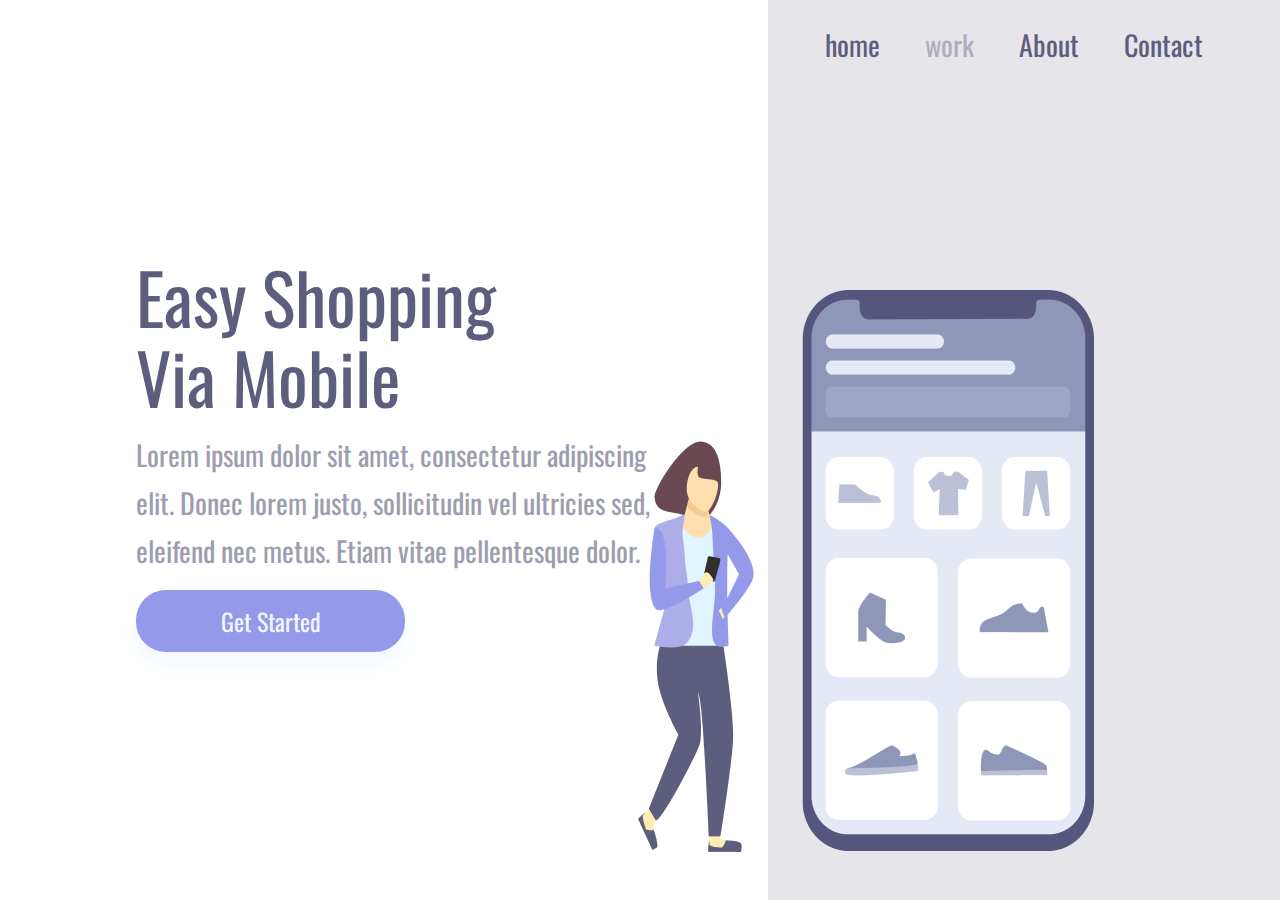
<file: index.html>
<!DOCTYPE html>
<html lang="en">

<head>
    <meta charset="UTF-8">
    <meta name="viewport" content="width=device-width, initial-scale=1.0">
    <link rel="stylesheet" href="./stleys.css">
    <link rel="preconnect" href="https://fonts.googleapis.com">
    <link rel="preconnect" href="https://fonts.gstatic.com" crossorigin>
    <link href="https://fonts.googleapis.com/css2?family=Oswald:wght@200..700&display=swap" rel="stylesheet">
    <title>Easy Shopping
        Via Mobile</title>
</head>

<body>
    <div class="left">
        <h1>Easy Shopping
            Via Mobile</h1>

        <p>Lorem ipsum dolor sit amet, consectetur adipiscing
            elit. Donec lorem justo, sollicitudin vel ultricies sed,
            eleifend nec metus. Etiam vitae pellentesque dolor. </p>

        <button>Get Started</button>
    </div>
    <div class="right">
        <header class="header">
            <a>home</a>
            <a>work</a>
            <a>About</a>
            <a>Contact</a>
        </header>

        <img src="./img/Illustration-3-3.png" alt="smartphone-girl">
    </div>



</body>

</html>
</file>
<file: stleys.css>
* {
    margin: 0;
    padding: 0;
    box-sizing: border-box;
    font-family: 'Oswald', sans-serif;
    font-weight: 400;
}

body {
    height: 100vh;
    width: 100vw;
}

.left {
    display: inline-block;
    width: 60%;
    margin-top: 20%;
    padding-left: 136px;
}

.right {
    display: inline-block;
    background-color: rgba(93, 93, 125, 0.16);
    height: 100vh;
    width: 40%;
    position: absolute;
}

img {
    position: relative;
    top: 25%;
    right: 130px;
}

h1 {
    color: #5D5D7D;
    font-size: 70px;
    font-style: normal;
    line-height: 80px;
    width: 368px;
}

p {
    color: #5D5D7D;
    font-size: 28px;
    line-height: 48px;
    opacity: .6;
    margin: 15px 0;
    width: 540px;
}

button {
    width: 269px;
    height: 62px;
    background: #9499EA;
    box-shadow: 0 10px 24px;
    font-size: 24px;
    line-height: 36px;
    text-align: 36px;
    color: aliceblue;
    border: none;
    cursor: pointer;
    border-radius: 30px
}

button:hover {
    opacity: .8;
}

button:active {
    opacity:.5;
}

a {
    color: #5D5D7D;
    font-size: 28px;
    font-weight: 400;
    margin-right:41px;
}
a:nth-child(2){
    opacity: .4;
}

a:hover{
    opacity: .4;
}

a:active{
    opacity: .8;
}

header{
margin:24px 0 0 57px;
}

@media screen and (max-width: 900px) {
    .left{
        width: 100%;
        height: 50%;
        padding: 0;
        margin:0%;
    }
    
    .right{
        display: block;
        height: auto;
        width: 100%;
        position: static;
        padding: 40px;
    }

    img{
        position:static;
        height: 90%;
        width:90% ;
    }

    .header{
        display: none;
    }

    h1{
        font-size: 36px;
        line-height: 52px;
        width: auto;
        margin: 58px 50px 0 50px;
        text-align: center;
    }
    p{
        margin:15px 40px;
        width: auto;
        text-align: center;
        font-size: 14px;
        line-height: 24px;
    }

    button{
        margin-left: auto;
        margin-right: auto;
        display: block;
    }
}
</file>
